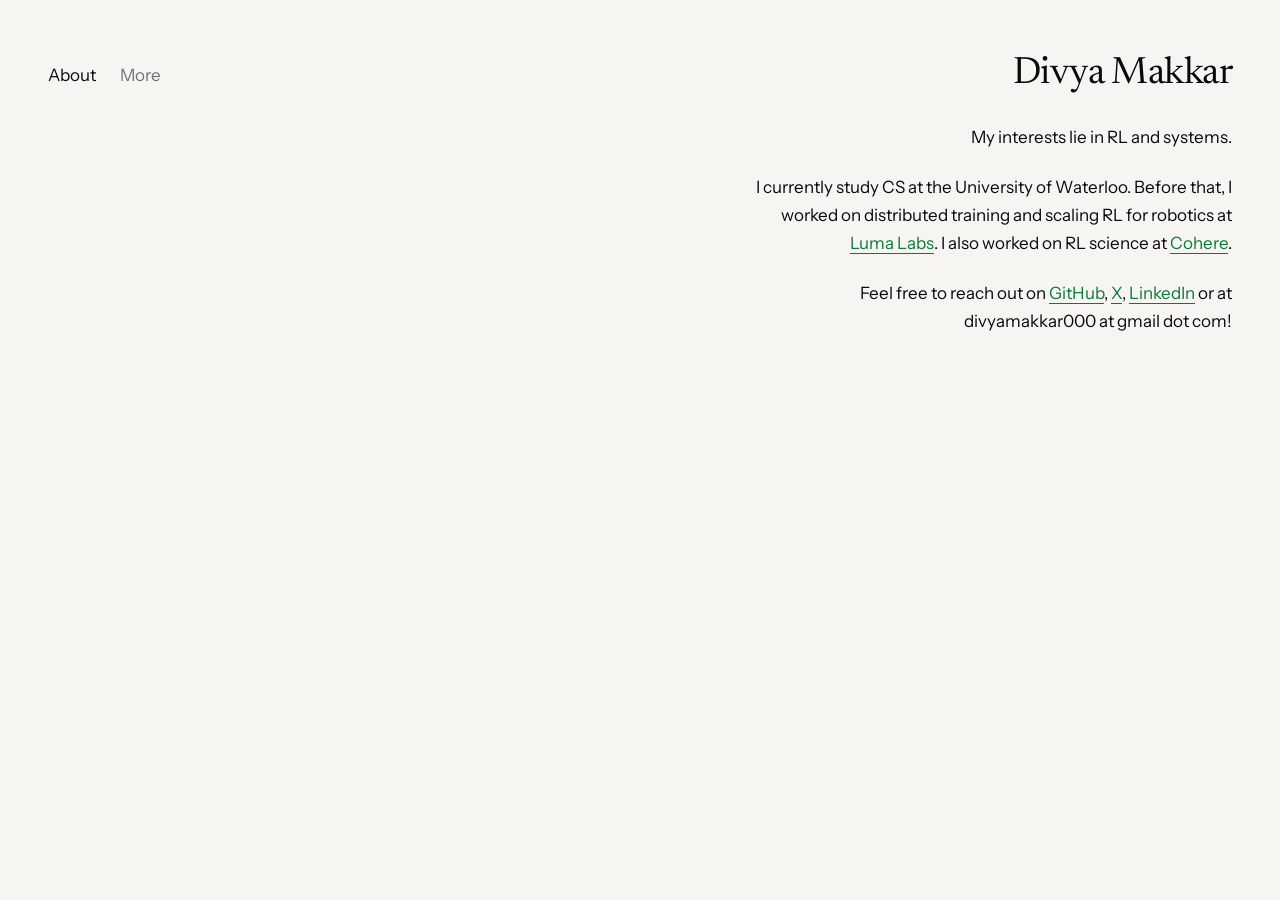
<file: index.html>
<!DOCTYPE html>
<html lang="en">

<head>
    <meta charset="UTF-8">
    <!-- Google tag (gtag.js) -->
    <script async src="https://www.googletagmanager.com/gtag/js?id=G-4QH3NNEJDL"></script>
    <script>
        window.dataLayer = window.dataLayer || [];
        function gtag() { dataLayer.push(arguments); }
        gtag('js', new Date());

        gtag('config', 'G-4QH3NNEJDL');
    </script>
    <meta name="viewport" content="width=device-width, initial-scale=1">

    <title>Divya Makkar</title>
    <meta name="description" content="Divya Makkar's website">
    <meta name="author" content="Divya Makkar">

    <link rel="preconnect" href="https://fonts.googleapis.com">
    <link rel="preconnect" href="https://fonts.gstatic.com" crossorigin>
    <link rel="stylesheet"
        href="https://fonts.googleapis.com/css2?family=Instrument+Sans:ital,wght@0,400;0,500;1,400&family=Newsreader:opsz,wght@6..72,400;6..72,500&display=swap">
    <link rel="stylesheet" href="index.css?v=4">
</head>

<body>
    <main id="holder">

        <nav id="tabs">
            <a class="is-current" aria-current="page" href="index.html">About</a>
            <a href="more.html">More</a>
        </nav>

        <div id="middle">
            <h1>Divya Makkar</h1>

            <p>My interests lie in RL and systems.</p>

            <p>I currently study CS at the University of Waterloo. Before that, I worked on distributed training and
                scaling RL for robotics at <a href="https://lumalabs.ai/news/luma-open-physical-ai-lab">Luma
                    Labs</a>. I also worked on RL science at <a href="https://cohere.com/">Cohere</a>.</p>

            <p>Feel free to reach out on <a href="https://github.com/divyamakkar0">GitHub</a>,
                <a href="https://x.com/_DivyaMakkar">X</a>,
                <a href="https://www.linkedin.com/in/divya-makkar000/">LinkedIn</a> or at divyamakkar000 at gmail dot
                com!</p>
        </div>
    </main>
</body>

</html>
</file>
<file: index.css>
/* ---------- tokens ---------- */

:root {
    --bg: #f6f5f2;
    --fg: #0a0a0a;
    --muted: #737373;
    --rule: #0a0a0a1a;
    --link: #0b7a3b;
    --link-hover: #085c2c;

    --col: 28em;
    --date-col: 8em;
}

/* ---------- general page rules ---------- */

*,
*::before,
*::after {
    box-sizing: border-box;
}

html {
    -webkit-text-size-adjust: 100%;
}

body {
    margin: 0;
    background: var(--bg);
    color: var(--fg);
    font-family: "Instrument Sans", ui-sans-serif, system-ui, -apple-system, "Segoe UI", sans-serif;
    font-size: 17px;
    font-weight: 400;
    line-height: 1.65;
    -webkit-font-smoothing: antialiased;
    -moz-osx-font-smoothing: grayscale;
}

/* ---------- layout ---------- */

#holder {
    display: flex;
    flex-wrap: wrap;
    align-items: flex-start;
    /* pack wrapped lines at the top: min-height would otherwise spread them
       down the full viewport, pushing the post list far below the tabs */
    align-content: flex-start;
    justify-content: space-between;
    gap: 1.5rem 3rem;

    min-height: 100vh;
    min-height: 100svh;
    padding: clamp(2rem, 6vh, 3.5rem) clamp(1.5rem, 4vw, 3rem);
}

/* ---------- tabs ---------- */

#tabs {
    display: flex;
    gap: 1.5rem;
    flex: 0 0 auto;
    /* centres the tabs on the name's vertical middle. A fixed offset rather
       than a flexbox alignment, because pages without a name (More) would
       otherwise have nothing to align to and the tabs would jump. */
    padding-top: 7px;
}

#tabs a {
    color: var(--muted);
    background-image: none;
    padding-bottom: 0;
}

/* no underline, so colour alone marks the current tab */
#tabs a:hover,
#tabs a.is-current {
    color: var(--fg);
}

/* ---------- text column ---------- */

#middle {
    flex: 1 1 var(--col);
    max-width: var(--col);
    margin-left: auto;
    text-align: right;
}

/* pages that read left-to-right (the post index) drop below the tabs
   and take the full width instead of hugging the right edge */
#middle.is-left {
    /* max-width must stay off the flex item itself: it would clamp the
       hypothetical main size and the item would never wrap below the tabs */
    flex-basis: 100%;
    max-width: none;
    margin-left: 0;
    margin-top: 0;
    text-align: left;
}

h1 {
    margin: 0 0 1.75rem;
    font-family: "Newsreader", Georgia, "Times New Roman", serif;
    font-size: 2.35rem;
    font-weight: 400;
    line-height: 1.1;
    letter-spacing: -0.015em;
}

p {
    margin: 0 0 1.35rem;
    text-wrap: pretty;
}

p:last-child {
    margin-bottom: 0;
}

/* ---------- post index ---------- */

.posts {
    margin: 0;
    padding: 0;
    max-width: 52em;
    list-style: none;
    border-top: 1px solid var(--rule);
}

/* fixed date column so every title starts at the same x */
.posts > li {
    display: grid;
    grid-template-columns: var(--date-col) minmax(0, 1fr);
    padding: 0.85rem 0;
    border-bottom: 1px solid var(--rule);
}

.date {
    color: var(--fg);
    font-variant-numeric: tabular-nums;
    white-space: nowrap;
}

/* this page uses the plain browser link effect, not the underline above:
   black at rest, green on hover */
.posts a {
    color: var(--fg);
    text-decoration: underline;
    background-image: none;
    padding-bottom: 0;
}

.posts a:hover {
    color: var(--link);
}

/* the small triangle sub-item under a post */
.sub {
    margin: 0.1rem 0 0;
    padding: 0;
    list-style: none;
}

.sub li {
    font-size: 0.85em;
    line-height: 1.55;
}

.sub li::before {
    content: "\25B8";
    margin-right: 0.35rem;
    color: var(--fg);
}

/* ---------- links ---------- */

a {
    color: var(--link);
    text-decoration: none;
    background-image: linear-gradient(currentColor, currentColor);
    background-repeat: no-repeat;
    background-position: 0 100%;
    background-size: 100% 1px;
    padding-bottom: 1px;
    transition: color 120ms ease, background-size 160ms ease;
}

a:hover {
    color: var(--link-hover);
    background-size: 100% 2px;
}

a:focus-visible {
    outline: 2px solid var(--link);
    outline-offset: 3px;
    border-radius: 2px;
}

@media (prefers-reduced-motion: reduce) {
    a {
        transition: none;
    }
}
</file>
